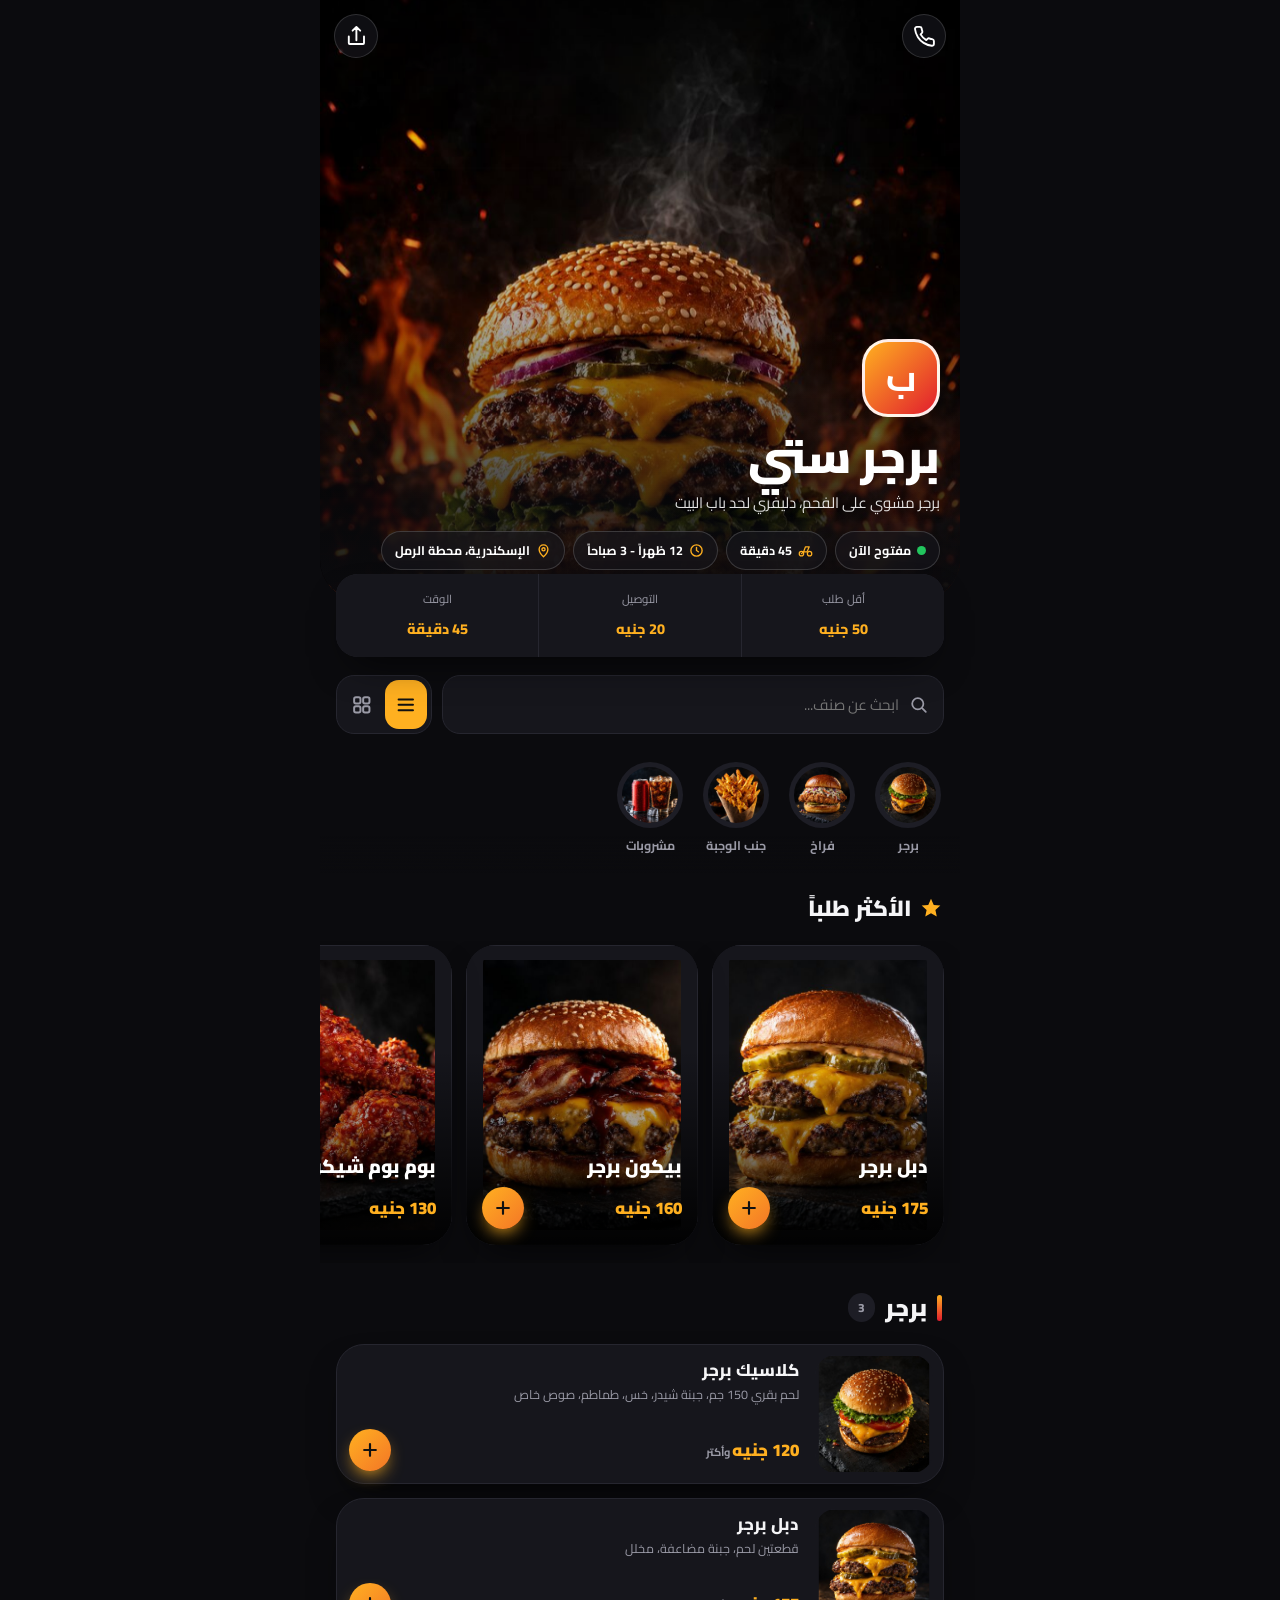
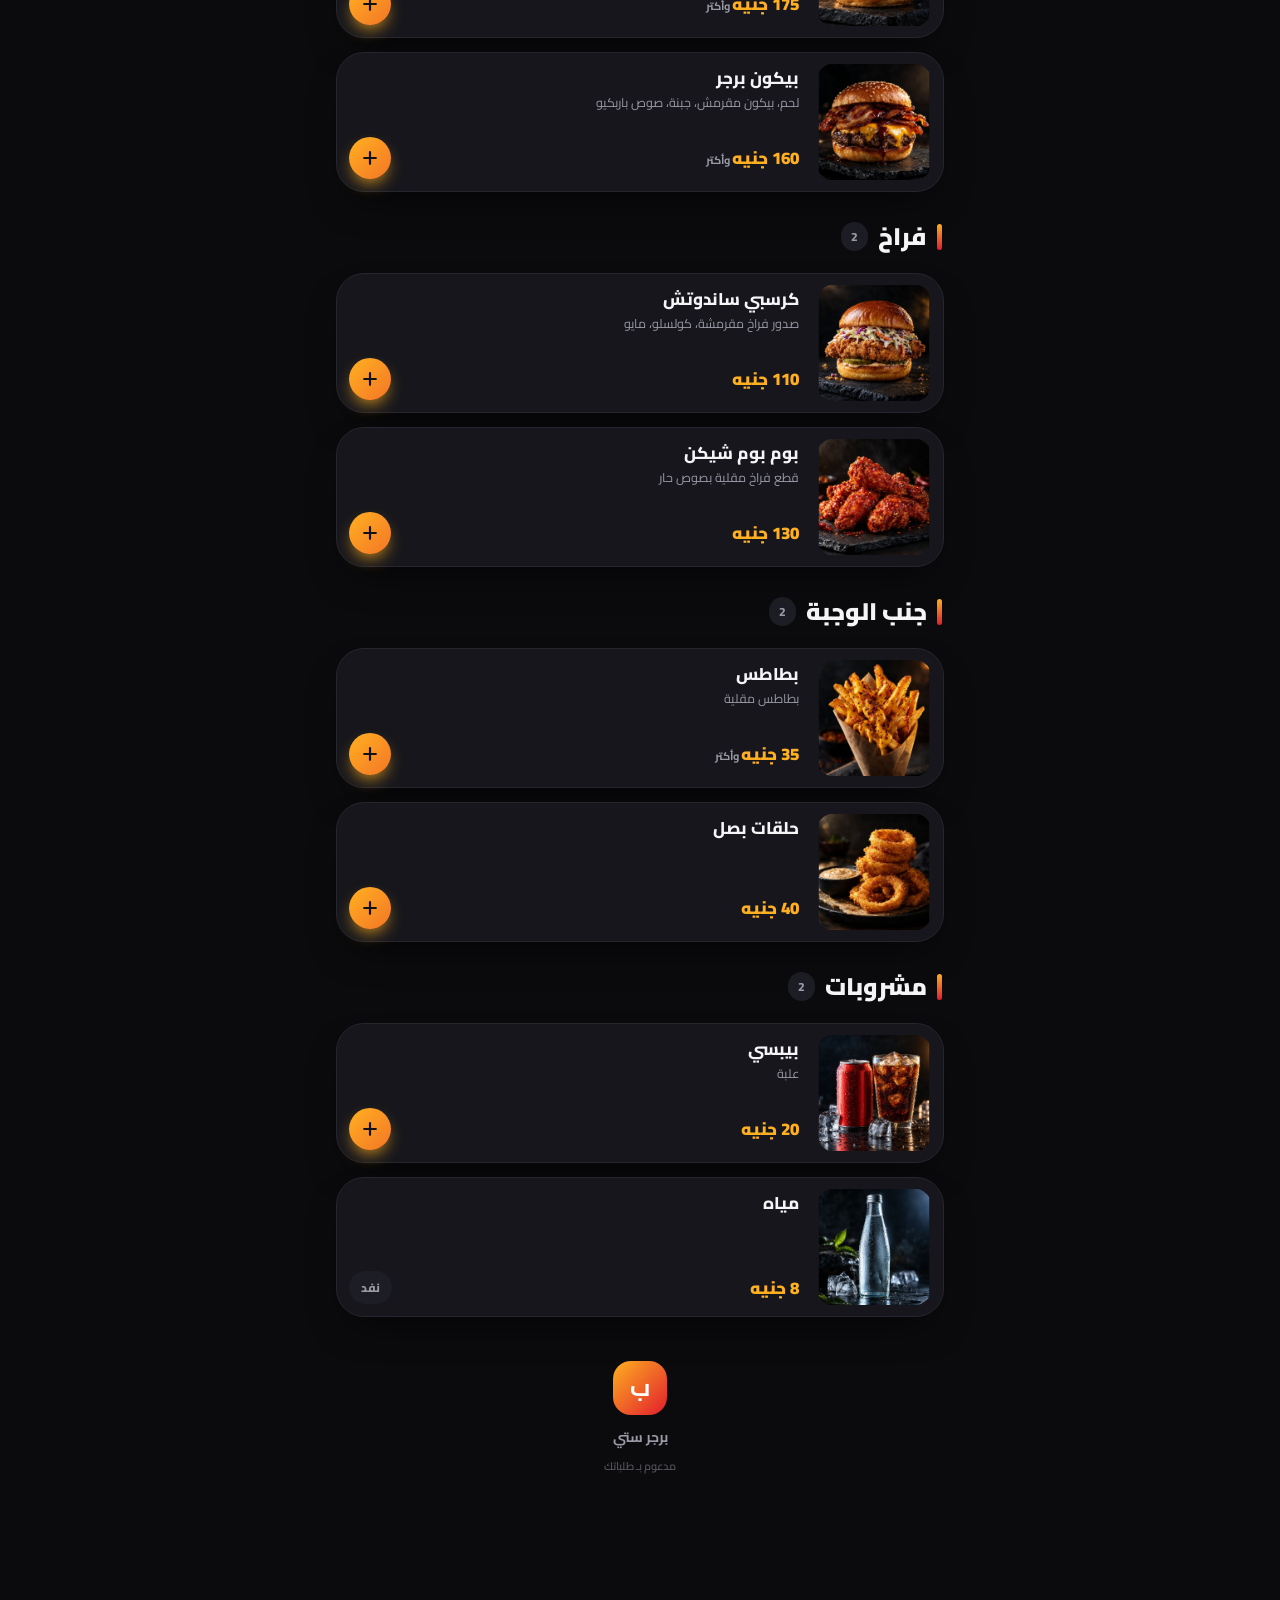
<file: index.html>
<!doctype html>
<html lang="ar" dir="rtl">
<head>
<meta charset="utf-8">
<meta http-equiv="Cache-Control" content="no-cache">
<meta name="viewport" content="width=device-width, initial-scale=1, viewport-fit=cover">
<meta name="theme-color" content="#0b0b0e">
<title>منيو</title>
<link rel="preconnect" href="https://fonts.googleapis.com">
<link href="https://fonts.googleapis.com/css2?family=Cairo:wght@500;700;800;900&display=swap" rel="stylesheet">
<link rel="stylesheet" href="style.css?v=1795558957">
</head>
<body>
<div id="app"><p class="loading">جاري التحميل...</p></div>
<script src="app.js?v=1795558957"></script>
</body>
</html>
</file>
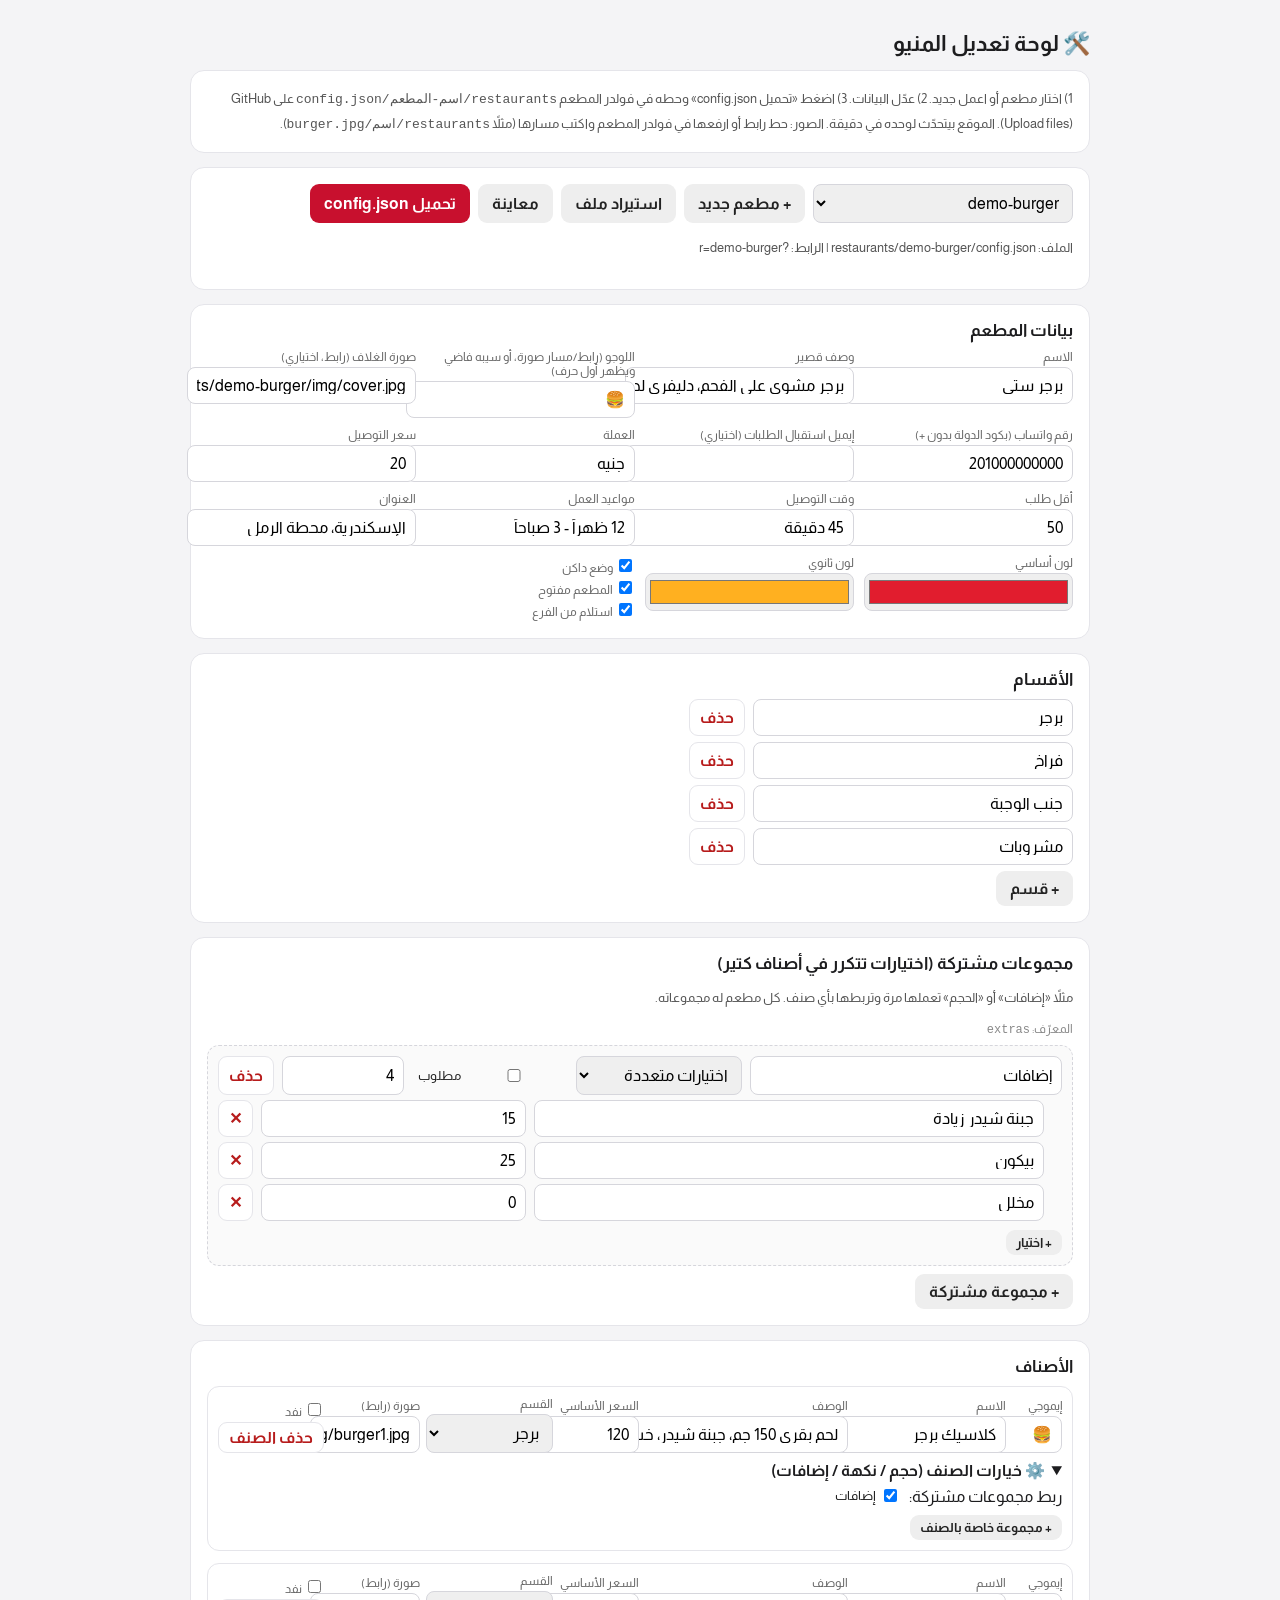
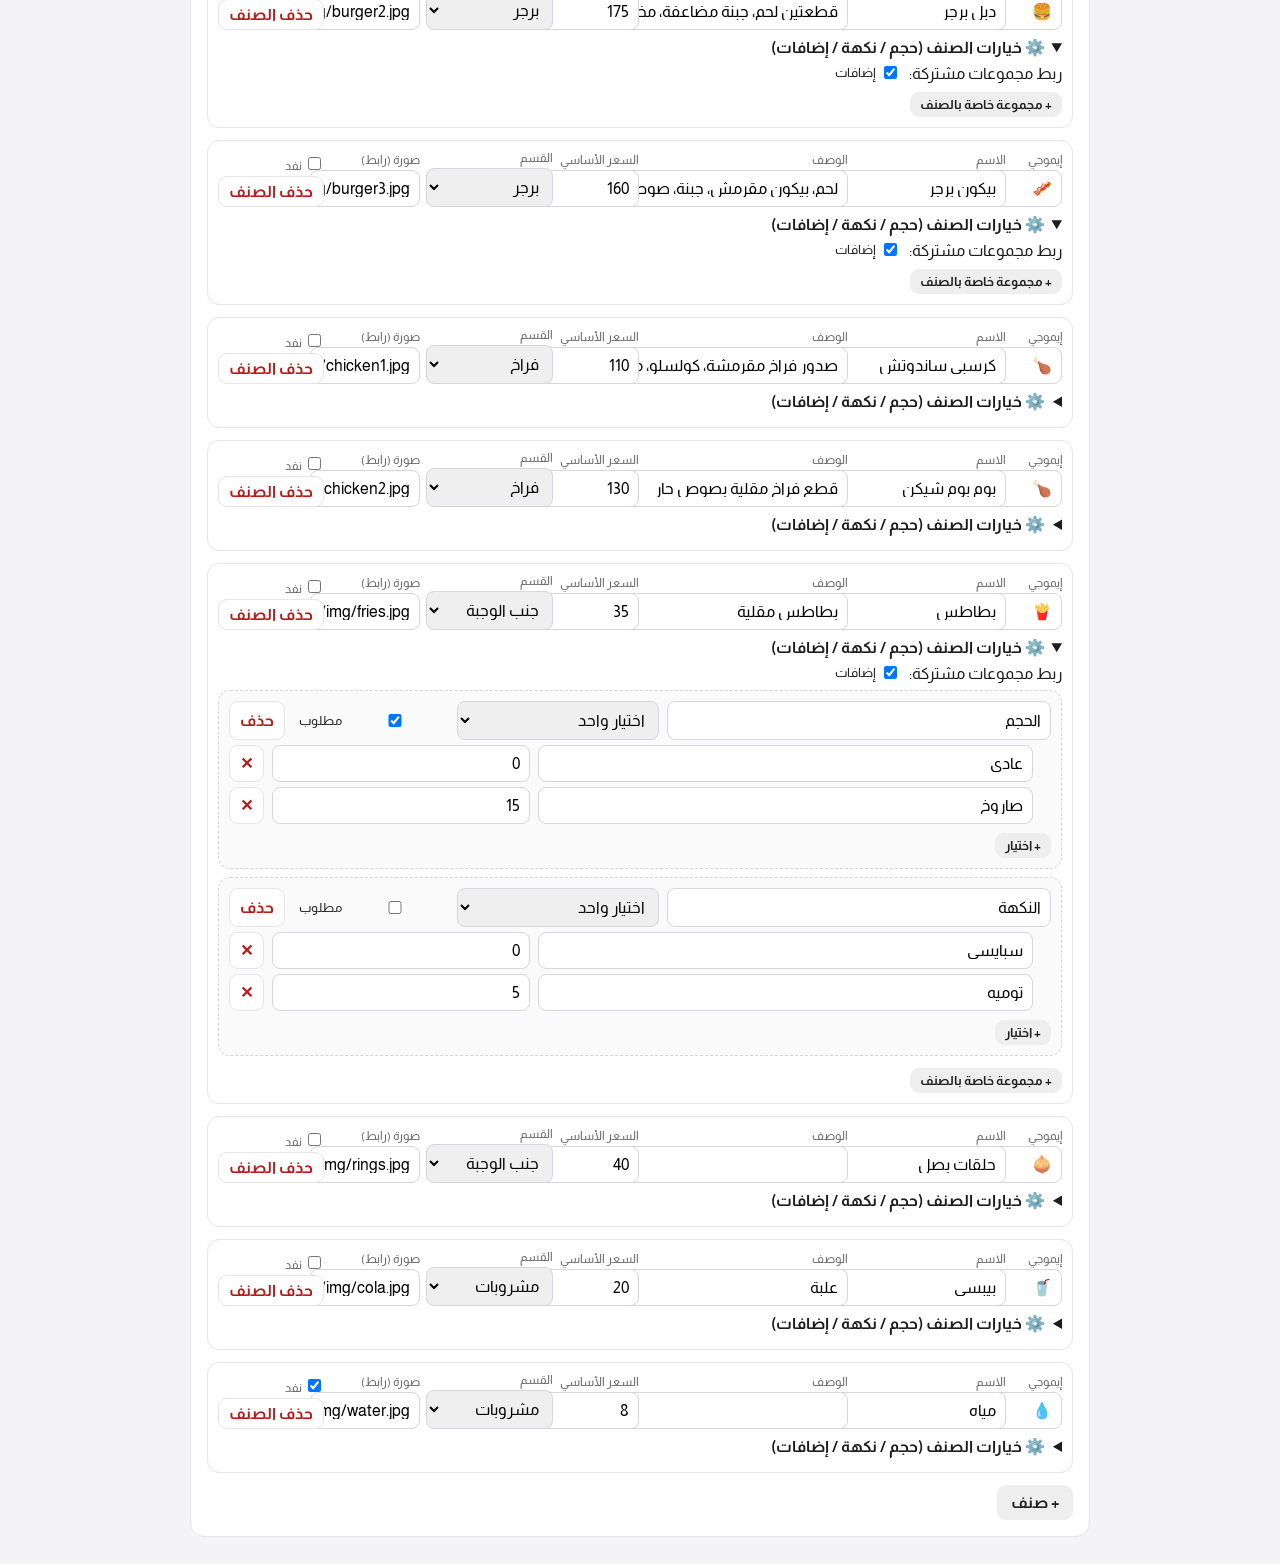
<file: admin.html>
<!doctype html>
<html lang="ar" dir="rtl">
<head>
<meta charset="utf-8">
<meta name="viewport" content="width=device-width, initial-scale=1">
<title>لوحة تعديل المنيو</title>
<link href="https://fonts.googleapis.com/css2?family=Almarai:wght@400;700;800&display=swap" rel="stylesheet">
<style>
body{font-family:Almarai,sans-serif;background:#f4f4f6;margin:0;color:#1d1d1f}
.w{max-width:900px;margin:auto;padding:16px}
h1{font-size:22px}h2{font-size:17px;margin:0 0 10px}
.card{background:#fff;border-radius:14px;padding:16px;margin-bottom:14px;border:1px solid #e5e5ea}
.g{display:grid;grid-template-columns:repeat(auto-fit,minmax(200px,1fr));gap:10px}
label{font-size:12px;color:#666;display:block;margin-bottom:3px}
input,select,textarea{width:100%;padding:9px;border:1px solid #d6d6dc;border-radius:8px;font:inherit}
input[type=color]{padding:2px;height:38px}input[type=checkbox]{width:auto}
button{font:inherit;padding:9px 14px;border:0;border-radius:9px;background:#c8102e;color:#fff;cursor:pointer;font-weight:700}
button.s{background:#eee;color:#222}button.x{background:#fff;color:#b71c1c;border:1px solid #e5e5ea;padding:6px 10px}
.row{display:grid;grid-template-columns:50px 1.2fr 1.6fr 80px 1fr 90px auto;gap:6px;align-items:end;margin-bottom:8px}
.bar{display:flex;gap:8px;flex-wrap:wrap}
.gbox{background:#fafafa;border:1px dashed #d6d6dc;border-radius:12px;padding:10px;margin:8px 0}.ch{margin:5px 0 5px 0;padding-inline-start:18px}.bar input,.bar select{min-width:90px}.inl{display:inline-flex;align-items:center;gap:4px;margin:0 6px;font-size:13px;color:#222;white-space:nowrap}button.sm{padding:5px 10px;font-size:13px;margin-top:4px}.itbox{border:1px solid #e5e5ea;border-radius:12px;padding:10px;margin-bottom:12px}details summary{cursor:pointer;font-weight:700;margin:6px 0}.gh{font-size:12px;color:#888;margin-top:8px}.refs{margin:6px 0}.note{font-size:13px;color:#555;line-height:1.8}
@media(max-width:700px){.row{grid-template-columns:1fr 1fr}}
</style>
</head>
<body><div class="w">
<h1>🛠️ لوحة تعديل المنيو</h1>
<div class="card note">1) اختار مطعم أو اعمل جديد. 2) عدّل البيانات. 3) اضغط «تحميل config.json» وحطه في فولدر المطعم <code>restaurants/اسم-المطعم/config.json</code> على GitHub (Upload files). الموقع بيتحدّث لوحده في دقيقة. الصور: حط رابط أو ارفعها في فولدر المطعم واكتب مسارها (مثلاً <code>restaurants/اسم/burger.jpg</code>).</div>
<div class="card"><div class="bar">
<select id="pick" style="max-width:260px"></select>
<button class="s" id="new">+ مطعم جديد</button>
<button class="s" id="imp">استيراد ملف</button><input type="file" id="file" accept=".json" hidden>
<button class="s" id="prev">معاينة</button>
<button id="dl">تحميل config.json</button>
</div><p class="note" id="path"></p></div>
<div id="ed"></div>
</div>
<script>
var C, slug="", list=[];
var $=function(s){return document.querySelector(s)};
var blank=function(){return {name:"اسم المطعم",tagline:"",logo:"🍽️",cover:"",theme:{primary:"#c8102e",accent:"#f5b301",dark:false},whatsapp:"20",email:"",currency:"جنيه",deliveryFee:0,minOrder:0,deliveryTime:"",open:true,hours:"",address:"",pickup:true,categories:[{id:"main",name:"الأطباق"}],items:[]}};
function esc(s){return String(s==null?"":s).replace(/[&<>"']/g,function(c){return{"&":"&amp;","<":"&lt;",">":"&gt;",'"':"&quot;","'":"&#39;"}[c]})}
fetch("restaurants/index.json").then(r=>r.json()).then(function(l){list=l;$("#pick").innerHTML=l.map(s=>"<option>"+esc(s)+"</option>").join("");load(l[0])});
function load(s){slug=s;fetch("restaurants/"+s+"/config.json").then(r=>r.json()).then(function(c){C=c;draw()})}
$("#pick").onchange=function(){load(this.value)};
$("#new").onclick=function(){var s=prompt("اسم المطعم بالإنجليزي بدون مسافات (مثال: my-burger)");if(!s||!/^[\w-]+$/.test(s))return;slug=s;C=blank();draw()};
$("#imp").onclick=()=>$("#file").click();
$("#file").onchange=function(){var f=this.files[0];if(!f)return;var r=new FileReader();r.onload=function(){try{C=JSON.parse(r.result);draw()}catch(e){alert("ملف غير صالح")}};r.readAsText(f)};
$("#dl").onclick=function(){grab();var b=new Blob([JSON.stringify(C,null,2)],{type:"application/json"});var a=document.createElement("a");a.href=URL.createObjectURL(b);a.download="config.json";a.click();
 var msg="";if(list.indexOf(slug)<0)msg="\nمطعم جديد: ضيف \""+slug+"\" في restaurants/index.json";alert("حطه في restaurants/"+slug+"/config.json"+msg)};
$("#prev").onclick=function(){grab();sessionStorage.setItem("talabak:preview",JSON.stringify(C));window.open("index.html?r="+encodeURIComponent(slug)+"&preview=1","_blank")};
function f(id,label,val,type){return '<div><label>'+label+'</label><input id="'+id+'" type="'+(type||"text")+'" value="'+esc(val)+'"></div>'}
function gEd(g,p){ // p = path prefix to group object
 return '<div class="gbox"><div class="bar"><input data-p="'+p+'.name" value="'+esc(g.name)+'" placeholder="اسم المجموعة (حجم، نكهة، إضافات...)" style="flex:2">'+
 '<select data-p="'+p+'.type" style="flex:1"><option value="single"'+(g.type==="single"?" selected":"")+'>اختيار واحد</option><option value="multi"'+(g.type!=="single"?" selected":"")+'>اختيارات متعددة</option></select>'+
 '<label class="inl"><input type="checkbox" data-p="'+p+'.required" '+(g.required!==false&&g.type==="single"||g.required?"checked":"")+'> مطلوب</label>'+
 (g.type!=="single"?'<input type="number" data-p="'+p+'.max" value="'+esc(g.max||"")+'" placeholder="أقصى عدد" style="flex:.7">':'')+
 '<button class="x" data-del="'+p+'">حذف</button></div>'+
 (g.choices||[]).map(function(c,ci){return '<div class="bar ch"><input data-p="'+p+'.choices.'+ci+'.name" value="'+esc(c.name)+'" placeholder="الاختيار (صاروخ، سبايسي...)" style="flex:2"><input type="number" data-p="'+p+'.choices.'+ci+'.price" value="'+esc(c.price||0)+'" placeholder="فرق السعر" style="flex:1"><button class="x" data-del="'+p+'.choices.'+ci+'">✕</button></div>'}).join("")+
 '<button class="s sm" data-addch="'+p+'">+ اختيار</button></div>'}
function draw(){
 $("#path").textContent="الملف: restaurants/"+slug+"/config.json  |  الرابط: ?r="+slug;
 C.sharedGroups=C.sharedGroups||[];
 var h='<div class="card"><h2>بيانات المطعم</h2><div class="g">'+
 f("name","الاسم",C.name)+f("tagline","وصف قصير",C.tagline)+f("logo","اللوجو (رابط/مسار صورة، أو سيبه فاضي ويظهر أول حرف)",C.logo)+f("cover","صورة الغلاف (رابط، اختياري)",C.cover)+
 f("whatsapp","رقم واتساب (بكود الدولة بدون +)",C.whatsapp)+f("email","إيميل استقبال الطلبات (اختياري)",C.email)+
 f("currency","العملة",C.currency)+f("deliveryFee","سعر التوصيل",C.deliveryFee,"number")+f("minOrder","أقل طلب",C.minOrder,"number")+
 f("deliveryTime","وقت التوصيل",C.deliveryTime)+f("hours","مواعيد العمل",C.hours)+f("address","العنوان",C.address)+
 f("primary","لون أساسي",C.theme.primary,"color")+f("accent","لون ثانوي",C.theme.accent,"color")+
 '<div><label><input type="checkbox" id="dark"'+(C.theme.dark?" checked":"")+'> وضع داكن</label><label><input type="checkbox" id="open"'+(C.open?" checked":"")+'> المطعم مفتوح</label><label><input type="checkbox" id="pickup"'+(C.pickup!==false?" checked":"")+'> استلام من الفرع</label></div></div></div>';
 h+='<div class="card"><h2>الأقسام</h2>'+C.categories.map((c,i)=>'<div class="bar" style="margin-bottom:6px"><input data-p="categories.'+i+'.name" value="'+esc(c.name)+'" style="max-width:300px"><button class="x" data-del="categories.'+i+'">حذف</button></div>').join("")+'<button class="s" id="addc">+ قسم</button></div>';
 h+='<div class="card"><h2>مجموعات مشتركة (اختيارات تتكرر في أصناف كتير)</h2><p class="note">مثلاً «إضافات» أو «الحجم» تعملها مرة وتربطها بأي صنف. كل مطعم له مجموعاته.</p>'+C.sharedGroups.map((g,i)=>'<div class="gh">المعرّف: <code>'+esc(g.id)+'</code></div>'+gEd(g,"sharedGroups."+i)).join("")+'<button class="s" id="addsg">+ مجموعة مشتركة</button></div>';
 h+='<div class="card"><h2>الأصناف</h2>'+C.items.map(function(it,i){var p="items."+i;return '<div class="itbox"><div class="row"><div><label>إيموجي</label><input data-p="'+p+'.emoji" value="'+esc(it.emoji)+'"></div><div><label>الاسم</label><input data-p="'+p+'.name" value="'+esc(it.name)+'"></div><div><label>الوصف</label><input data-p="'+p+'.desc" value="'+esc(it.desc)+'"></div><div><label>السعر الأساسي</label><input type="number" data-p="'+p+'.price" value="'+esc(it.price)+'"></div><div><label>القسم</label><select data-p="'+p+'.cat">'+C.categories.map(c=>'<option value="'+esc(c.id)+'"'+(c.id===it.cat?" selected":"")+'>'+esc(c.name)+'</option>').join("")+'</select></div><div><label>صورة (رابط)</label><input data-p="'+p+'.image" value="'+esc(it.image)+'"></div><div><label><input type="checkbox" data-p="'+p+'.soldOut" '+(it.soldOut?"checked":"")+'> نفد</label><button class="x" data-del="'+p+'">حذف الصنف</button></div></div>'+
 '<details'+((it.groups&&it.groups.length)||(it.groupRefs&&it.groupRefs.length)?" open":"")+'><summary>⚙️ خيارات الصنف (حجم / نكهة / إضافات)</summary>'+
 (C.sharedGroups.length?'<div class="refs">ربط مجموعات مشتركة: '+C.sharedGroups.map(g=>'<label class="inl"><input type="checkbox" data-ref="'+i+'" data-id="'+esc(g.id)+'" '+((it.groupRefs||[]).indexOf(g.id)>-1?"checked":"")+'> '+esc(g.name)+'</label>').join("")+'</div>':'')+
 (it.groups||[]).map((g,gi)=>gEd(g,p+".groups."+gi)).join("")+'<button class="s sm" data-addg="'+i+'">+ مجموعة خاصة بالصنف</button></details></div>'}).join("")+'<button class="s" id="addi">+ صنف</button></div>';
 $("#ed").innerHTML=h;
 $("#addc").onclick=function(){grab();C.categories.push({id:"c"+Date.now(),name:"قسم جديد"});draw()};
 $("#addi").onclick=function(){grab();C.items.push({id:"i"+Date.now(),cat:C.categories[0].id,name:"صنف جديد",desc:"",price:0,emoji:"🍽️"});draw()};
 $("#addsg").onclick=function(){grab();C.sharedGroups.push({id:"g"+Date.now(),name:"إضافات",type:"multi",choices:[{name:"",price:0}]});draw()};
 document.querySelectorAll("[data-addg]").forEach(b=>b.onclick=function(){grab();var it=C.items[+b.dataset.addg];(it.groups=it.groups||[]).push({name:"الحجم",type:"single",required:true,choices:[{name:"عادي",price:0},{name:"كبير",price:10}]});draw()});
 document.querySelectorAll("[data-addch]").forEach(b=>b.onclick=function(){grab();get(b.dataset.addch).choices.push({name:"",price:0});draw()});
 document.querySelectorAll("[data-del]").forEach(b=>b.onclick=function(){grab();var P=b.dataset.del.split("."),i=P.pop();get(P.join(".")).splice(+i,1);if(!C.categories.length)C.categories.push({id:"main",name:"الأطباق"});draw()});
 document.querySelectorAll("select[data-p$='.type']").forEach(e=>e.onchange=function(){grab();draw()});
}
function get(path){return path.split(".").reduce((o,k)=>o[k],C)}
function grab(){
 if(!$("#name"))return;
 ["name","tagline","logo","cover","whatsapp","email","currency","deliveryTime","hours","address"].forEach(k=>C[k]=$("#"+k).value.trim());
 C.whatsapp=C.whatsapp.replace(/\D/g,"");
 ["deliveryFee","minOrder"].forEach(k=>C[k]=+$("#"+k).value||0);
 C.theme={primary:$("#primary").value,accent:$("#accent").value,dark:$("#dark").checked};
 C.open=$("#open").checked;C.pickup=$("#pickup").checked;
 document.querySelectorAll("[data-p]").forEach(function(e){var P=e.dataset.p.split("."),k=P.pop(),o=get(P.join("."));
  var v=e.type==="checkbox"?e.checked:(e.type==="number"?(e.value===""?"":+e.value):e.value);
  if(v===""||v===false){ if(k==="required"&&o.type==="single"&&v===false)o[k]=false; else if(k==="price"||k==="name")o[k]=(k==="price"?0:""); else delete o[k]; } else o[k]=v;});
 C.items.forEach(function(it,i){var r=[];document.querySelectorAll('[data-ref="'+i+'"]:checked').forEach(e=>r.push(e.dataset.id));if(r.length)it.groupRefs=r;else delete it.groupRefs;
  if(it.groups&&!it.groups.length)delete it.groups});
}
</script></body></html>
</file>
<file: style.css>
:root{--primary:#e11d2e;--accent:#ffb020;--onp:#fff;--bg:#0b0b0e;--bg2:#121217;--card:#16161c;--card2:#1d1d25;--text:#f5f5f7;--muted:#9a9aa6;--line:#26262f;--glass:rgba(24,24,30,.62);--sh:0 18px 40px -18px rgba(0,0,0,.8);--font:Cairo,Almarai,system-ui,sans-serif}
body.light{--bg:#faf6f1;--bg2:#fff;--card:#fff;--card2:#f3ece4;--text:#1b1a18;--muted:#7a736b;--line:#ece3d9;--glass:rgba(255,255,255,.7);--sh:0 18px 40px -22px rgba(60,40,10,.35)}
*{box-sizing:border-box;-webkit-tap-highlight-color:transparent}
html{scroll-behavior:smooth}
body{margin:0;font-family:var(--font);background:var(--bg);color:var(--text);max-width:640px;margin-inline:auto;min-height:100vh;padding-bottom:130px;overflow-x:hidden}
body.lock{overflow:hidden}
button,input,textarea,select{font:inherit;color:inherit}button{cursor:pointer}
a{color:inherit;text-decoration:none}
svg{width:1.2em;height:1.2em;display:block}
.loading,.err{text-align:center;padding:60px 20px;color:var(--muted)}
.ic{width:44px;height:44px;border-radius:50%;border:0;display:flex;align-items:center;justify-content:center;background:var(--card2);position:relative;font-size:19px}
.ic.glass{background:var(--glass);backdrop-filter:blur(14px) saturate(1.4);-webkit-backdrop-filter:blur(14px) saturate(1.4);color:#fff;border:1px solid rgba(255,255,255,.14)}
body.light .ic.glass{color:#222}
/* hero */
.hero{position:relative;height:min(84vh,600px);min-height:470px;overflow:hidden;border-radius:0 0 40px 40px;isolation:isolate}
.hbg{position:absolute;inset:-6% 0 0;background-size:cover;background-position:center 30%;will-change:transform;z-index:-2}
.hbg.grad{background:radial-gradient(circle at 70% 20%,color-mix(in srgb,var(--accent) 55%,transparent),transparent 55%),linear-gradient(160deg,var(--primary),#000)}
.hfade{position:absolute;inset:0;z-index:-1;background:linear-gradient(to bottom,rgba(0,0,0,.45) 0%,rgba(0,0,0,0) 28%,rgba(0,0,0,.35) 55%,var(--bg) 100%)}
.htop{position:absolute;top:14px;inset-inline:14px;display:flex;justify-content:space-between;flex-direction:row-reverse}
.hbody{position:absolute;inset-inline:20px;bottom:30px;color:#fff;animation:rise .8s .1s both}
body.light .hbody{color:#fff}
.logo{width:78px;height:78px;border-radius:26px;background:linear-gradient(135deg,var(--accent),var(--primary));display:flex;align-items:center;justify-content:center;font-size:36px;font-weight:900;color:#fff;overflow:hidden;margin-bottom:14px;border:3px solid rgba(255,255,255,.9);box-shadow:0 14px 34px -8px rgba(0,0,0,.7);animation:pop .7s .2s cubic-bezier(.2,1.5,.4,1) both}
.logo img{width:100%;height:100%;object-fit:cover}
.hero h1{margin:0;font-size:clamp(32px,9vw,46px);font-weight:900;line-height:1.1;text-shadow:0 6px 28px rgba(0,0,0,.6);letter-spacing:-.3px}
.hero p{margin:6px 0 14px;font-size:15px;color:rgba(255,255,255,.88);text-shadow:0 2px 12px rgba(0,0,0,.6)}
.chips{display:flex;gap:8px;flex-wrap:wrap}
.chip{display:flex;align-items:center;gap:6px;background:var(--glass);backdrop-filter:blur(14px);-webkit-backdrop-filter:blur(14px);border:1px solid rgba(255,255,255,.16);color:#fff;border-radius:99px;padding:7px 13px;font-size:12.5px;font-weight:700}
body.light .chip{color:#222}
.chip svg{width:15px;height:15px;color:var(--accent)}
.chip.st i{width:9px;height:9px;border-radius:50%;background:#22c55e;animation:pulse 1.8s infinite}
.chip.closed i{background:#ef4444;animation:none}
.chip.closed{color:#fca5a5}
/* fees */
.fees{display:grid;grid-template-columns:repeat(3,1fr);gap:1px;margin:-4px 16px 0;position:relative;z-index:2;background:var(--line);border-radius:22px;overflow:hidden;box-shadow:var(--sh);transform:translateY(-22px)}
.fees div{background:var(--card);padding:14px 8px;text-align:center}
.fees small{display:block;font-size:11.5px;color:var(--muted);margin-bottom:3px}
.fees b{font-size:14.5px;font-weight:800;color:var(--accent)}
body.light .fees b{color:var(--primary)}
.closedbar{margin:0 16px 8px;padding:12px;border-radius:16px;background:#ef444422;color:#f87171;text-align:center;font-weight:700;font-size:13.5px}
/* search */
.searchrow{display:flex;gap:10px;padding:0 16px;margin-top:-4px}
.sbox{flex:1;display:flex;align-items:center;gap:10px;background:var(--card);border:1.5px solid var(--line);border-radius:18px;padding:0 15px;color:var(--muted);transition:.2s}
.sbox:focus-within{border-color:var(--accent);box-shadow:0 0 0 4px color-mix(in srgb,var(--accent) 18%,transparent)}
.sbox input{flex:1;border:0;background:none;outline:0;padding:14px 0;font-size:15px;color:var(--text);min-width:0}
.vt{display:flex;background:var(--card);border:1.5px solid var(--line);border-radius:18px;padding:4px;gap:2px}
.vt button{width:42px;border:0;border-radius:14px;background:none;color:var(--muted);display:flex;align-items:center;justify-content:center;font-size:18px;transition:.25s}
.vt button.on{background:var(--accent);color:#111}
/* mini header */
.mini{position:fixed;top:0;inset-inline:0;max-width:640px;margin:auto;z-index:50;display:flex;align-items:center;gap:10px;padding:10px 14px;background:var(--glass);backdrop-filter:blur(22px) saturate(1.5);-webkit-backdrop-filter:blur(22px) saturate(1.5);border-bottom:1px solid var(--line);transform:translateY(-110%);transition:transform .35s cubic-bezier(.2,1,.3,1)}
.mini.on{transform:none}
.mlogo{width:36px;height:36px;border-radius:12px;overflow:hidden;background:linear-gradient(135deg,var(--accent),var(--primary));color:#fff;font-weight:900;display:flex;align-items:center;justify-content:center}
.mlogo img{width:100%;height:100%;object-fit:cover}
.mname{flex:1;font-size:16px;font-weight:800}
.mini .ic{width:40px;height:40px}
#mcnt{position:absolute;top:-3px;inset-inline-start:-3px;min-width:19px;height:19px;border-radius:99px;background:var(--primary);color:var(--onp);font-size:11px;font-style:normal;font-weight:800;align-items:center;justify-content:center;padding:0 5px;display:none}
/* rail */
.rail{position:sticky;top:0;z-index:40;margin-top:14px;padding:10px 0 12px;background:linear-gradient(var(--bg) 70%,transparent)}
.mini.on~.rail{top:58px}
.rail-in{display:flex;gap:14px;overflow-x:auto;padding:4px 16px;scrollbar-width:none}
.rail-in::-webkit-scrollbar,.fscroll::-webkit-scrollbar{display:none}
.rail button{flex:none;border:0;background:none;display:flex;flex-direction:column;align-items:center;gap:6px;width:72px;padding:0}
.cth{width:66px;height:66px;border-radius:50%;overflow:hidden;display:flex;align-items:center;justify-content:center;background:var(--card2);padding:3px;border:2.5px solid transparent;transition:.3s;font-weight:900;font-size:22px;color:var(--muted)}
.cth img{width:100%;height:100%;object-fit:cover;border-radius:50%}
.rail em{font-style:normal;font-size:12.5px;font-weight:700;color:var(--muted);transition:.3s;white-space:nowrap}
.rail button.on .cth{border-color:var(--accent);transform:scale(1.1);box-shadow:0 0 0 4px color-mix(in srgb,var(--accent) 22%,transparent),0 10px 20px -8px var(--accent)}
.rail button.on em{color:var(--text)}
/* featured */
.sec{display:flex;align-items:center;gap:8px;margin:14px 18px 12px;font-size:22px;font-weight:900}
.sec svg{color:var(--accent);width:22px;height:22px}
.fscroll{display:flex;gap:14px;overflow-x:auto;scroll-snap-type:x mandatory;padding:4px 16px 18px;scrollbar-width:none}
.fc{position:relative;flex:none;width:232px;height:300px;border-radius:30px;overflow:hidden;scroll-snap-align:center;box-shadow:var(--sh);cursor:pointer;transition:transform .2s}
.fc:active{transform:scale(.97)}
.fc .ph{position:absolute;inset:0;border-radius:0}
.fg{position:absolute;inset:0;background:linear-gradient(to top,rgba(0,0,0,.92) 0%,rgba(0,0,0,.35) 42%,transparent 65%)}
.fi{position:absolute;inset-inline:16px;bottom:16px;color:#fff}
.fi h3{margin:0 0 8px;font-size:19px;font-weight:900;line-height:1.25}
.fp{display:flex;align-items:center;justify-content:space-between}
.fp b{font-size:17px;color:var(--accent);font-weight:900}
/* categories + items */
h2.cat{display:flex;align-items:center;gap:10px;margin:22px 18px 14px;font-size:24px;font-weight:900;scroll-margin-top:150px}
h2.cat::before{content:"";width:5px;height:26px;border-radius:9px;background:linear-gradient(var(--accent),var(--primary))}
h2.cat small{font-size:12px;font-weight:800;background:var(--card2);color:var(--muted);padding:3px 10px;border-radius:99px}
.items{padding:0 16px;display:grid;gap:14px}
.items.grid{grid-template-columns:1fr 1fr;gap:12px}
.item{position:relative;display:flex;gap:14px;background:var(--card);border-radius:28px;padding:10px;box-shadow:var(--sh);cursor:pointer;border:1px solid var(--line);transition:transform .2s,border-color .3s}
.item:active{transform:scale(.975)}
.item:hover{border-color:color-mix(in srgb,var(--accent) 50%,var(--line))}
.item.out{opacity:.5;cursor:default}
.item .ph{width:118px;height:118px;border-radius:21px;flex:none}
.item .body{flex:1;min-width:0;display:flex;flex-direction:column;padding:4px 2px 2px}
.item h3{margin:0 0 4px;font-size:17px;font-weight:800;line-height:1.3}
.item .d{margin:0;font-size:12.5px;line-height:1.65;color:var(--muted);display:-webkit-box;-webkit-line-clamp:2;-webkit-box-orient:vertical;overflow:hidden}
.pr{display:flex;align-items:center;justify-content:space-between;margin-top:auto;padding-top:8px}
.price{font-weight:900;font-size:17px;color:var(--accent)}
body.light .price{color:var(--primary)}
.price small{font-size:11px;color:var(--muted);font-weight:700}
.so{font-style:normal;font-size:12px;font-weight:800;background:var(--card2);color:var(--muted);padding:5px 12px;border-radius:99px}
.items.grid .item{flex-direction:column;padding:8px;gap:10px}
.items.grid .item .ph{width:100%;height:auto;aspect-ratio:1/1;border-radius:22px}
.items.grid .item .body{padding:0 6px 6px}
.items.grid .item h3{font-size:15px}
.items.grid .item .d{-webkit-line-clamp:1}
.plus{width:42px;height:42px;border-radius:50%;border:0;background:linear-gradient(135deg,var(--accent),color-mix(in srgb,var(--accent) 60%,var(--primary)));color:#111;display:flex;align-items:center;justify-content:center;font-size:19px;font-weight:900;flex:none;box-shadow:0 8px 18px -6px var(--accent);transition:transform .2s}
.plus svg{width:20px;height:20px}
.plus:active{transform:scale(.85)}
.plus.has{background:var(--primary);color:var(--onp);box-shadow:0 8px 18px -6px var(--primary)}
.plus.ping{animation:ping .45s}
/* photos */
.ph{position:relative;overflow:hidden;background:linear-gradient(110deg,var(--card2) 30%,var(--card) 50%,var(--card2) 70%);background-size:200% 100%;animation:shim 1.4s infinite linear}
.ph img{position:absolute;inset:0;width:100%;height:100%;object-fit:cover;opacity:0;transition:opacity .6s,transform .8s}
.ph img.in{opacity:1}
.item:hover .ph img,.fc:hover .ph img{transform:scale(1.06)}
.ph.noimg{animation:none;background:linear-gradient(135deg,color-mix(in srgb,var(--accent) 35%,var(--card)),color-mix(in srgb,var(--primary) 30%,var(--card)));display:flex;align-items:center;justify-content:center}
.ph.noimg span{font-size:44px;font-weight:900;color:#fff;opacity:.9}
.rv{opacity:0;transform:translateY(26px) scale(.98);transition:opacity .6s var(--d),transform .6s var(--d) cubic-bezier(.2,1,.3,1)}
.rv.vis{opacity:1;transform:none}
footer{text-align:center;color:var(--muted);font-size:14px;font-weight:700;padding:44px 20px 20px;line-height:2}
.fl{width:54px;height:54px;border-radius:18px;margin:0 auto 8px;overflow:hidden;background:linear-gradient(135deg,var(--accent),var(--primary));color:#fff;font-weight:900;font-size:24px;display:flex;align-items:center;justify-content:center}
.fl img{width:100%;height:100%;object-fit:cover}
.pw{font-size:11px;opacity:.5;font-weight:600}
/* cart bar */
.bar{position:fixed;bottom:0;inset-inline:0;max-width:640px;margin:auto;padding:12px 16px calc(14px + env(safe-area-inset-bottom));z-index:55;transform:translateY(130%);transition:transform .5s cubic-bezier(.2,1.2,.3,1);pointer-events:none}
.bar.on{transform:none;pointer-events:auto}
.bar button{width:100%;border:0;border-radius:26px;padding:10px 12px 10px 20px;background:linear-gradient(135deg,var(--primary),color-mix(in srgb,var(--primary) 70%,#000));color:var(--onp);display:flex;align-items:center;gap:14px;box-shadow:0 20px 40px -12px var(--primary),inset 0 1px 0 rgba(255,255,255,.25)}
.bar button.pop{animation:bump .4s}
.stack{display:flex;padding-inline-start:12px}
.stack img,.stack u{width:42px;height:42px;border-radius:50%;object-fit:cover;border:2.5px solid var(--primary);margin-inline-start:-12px;background:var(--card2)}
.bl{flex:1;text-align:start;display:flex;flex-direction:column;line-height:1.3}
.bl b{font-size:16.5px;font-weight:800}.bl small{font-size:12px;opacity:.85}
.bt{font-weight:900;font-size:16px;background:rgba(0,0,0,.28);padding:10px 16px;border-radius:18px}
.toast{position:fixed;top:14px;left:50%;transform:translate(-50%,-100px);background:var(--glass);backdrop-filter:blur(18px);-webkit-backdrop-filter:blur(18px);border:1px solid var(--line);color:var(--text);padding:12px 22px;border-radius:99px;font-size:14px;font-weight:800;z-index:120;transition:transform .4s cubic-bezier(.2,1.3,.4,1);pointer-events:none;box-shadow:var(--sh);white-space:nowrap}
.toast.on{transform:translate(-50%,0)}
/* sheets */
.sheet-bg{position:fixed;inset:0;background:rgba(0,0,0,.6);backdrop-filter:blur(6px);-webkit-backdrop-filter:blur(6px);z-index:90;display:flex;align-items:flex-end;justify-content:center;animation:fade .25s}
.sheet-bg.bye{animation:fadeout .22s forwards}.sheet-bg.bye .sheet{animation:slideout .22s forwards}
.sheet{position:relative;background:var(--bg);width:100%;max-width:640px;max-height:94vh;overflow:auto;border-radius:34px 34px 0 0;padding:10px 20px 26px;animation:slide .5s cubic-bezier(.2,1,.3,1);overscroll-behavior:contain}
.sheet.full{padding:0;max-height:96vh}
.grip{width:44px;height:5px;border-radius:9px;background:var(--line);margin:0 auto 14px}
.sheet.full .grip{position:absolute;top:10px;left:50%;transform:translateX(-50%);z-index:3;background:rgba(255,255,255,.6);margin:0}
.xb{position:absolute;top:16px;inset-inline-end:16px;z-index:3}
.dph{height:300px;border-radius:0;animation:none}
.dph::after{content:"";position:absolute;inset:0;background:linear-gradient(to top,var(--bg),transparent 55%)}
.dph.noimg{height:200px}
.dbody{padding:0 22px 110px;margin-top:-34px;position:relative;z-index:2}
.dt{display:flex;justify-content:space-between;align-items:flex-start;gap:12px}
.dt h2{margin:0;font-size:28px;font-weight:900;line-height:1.2}
.dprice{font-size:21px;font-weight:900;color:var(--accent);white-space:nowrap;margin-top:4px}
body.light .dprice{color:var(--primary)}
.dd{color:var(--muted);line-height:1.9;margin:8px 0 4px;font-size:14.5px}
.grp h4{display:flex;align-items:center;gap:8px;margin:22px 0 6px;font-size:17px;font-weight:900}
.grp h4 small{font-size:11px;color:var(--muted);font-weight:700;background:var(--card2);padding:3px 10px;border-radius:99px}
.grp h4 small.rq{background:color-mix(in srgb,var(--primary) 22%,transparent);color:var(--primary)}
body:not(.light) .grp h4 small.rq{color:#ff8a94}
.opt{display:flex;justify-content:space-between;align-items:center;padding:14px 16px;margin-top:8px;border-radius:18px;background:var(--card);border:1.5px solid var(--line);cursor:pointer;font-weight:700;transition:.2s}
.opt span:first-child{display:flex;align-items:center;gap:12px}
.opt.on{border-color:var(--accent);background:color-mix(in srgb,var(--accent) 10%,var(--card))}
.op{color:var(--muted);font-weight:800;font-size:14px}
.ck{width:24px;height:24px;border-radius:8px;border:2px solid var(--line);flex:none;transition:.2s;position:relative}
.ck.rd{border-radius:50%}
.opt.on .ck{background:var(--accent);border-color:var(--accent)}
.opt.on .ck::after{content:"";position:absolute;inset:5px 7px 7px;border:solid #111;border-width:0 3px 3px 0;transform:rotate(40deg) translate(-1px,-1px)}
.dfoot{position:sticky;bottom:0;display:flex;gap:12px;align-items:center;padding:14px 20px calc(16px + env(safe-area-inset-bottom));background:linear-gradient(transparent,var(--bg) 28%);margin-top:-100px;z-index:4}
.btn{width:100%;margin-top:16px;padding:17px;border:0;border-radius:22px;background:linear-gradient(135deg,#2fe07a,#15b34f);color:#04210f;font-weight:900;font-size:16.5px;box-shadow:0 16px 30px -12px #22c55e;transition:transform .15s}
.btn:active{transform:scale(.97)}
.btn.p{background:linear-gradient(135deg,var(--accent),color-mix(in srgb,var(--accent) 60%,var(--primary)));color:#111;margin:0;flex:1;display:flex;justify-content:space-between;padding:17px 20px;box-shadow:0 16px 30px -12px var(--accent)}
.btn.alt{background:var(--card);color:var(--text);border:1.5px solid var(--line);box-shadow:none}
.qty{display:flex;align-items:center;gap:10px;background:var(--card);border-radius:99px;padding:4px;border:1.5px solid var(--line)}
.qty button{width:34px;height:34px;border-radius:50%;border:0;background:var(--card2);font-size:18px;font-weight:800}
.qty b{min-width:18px;text-align:center}
.qty.big{gap:12px}.qty.big button{width:44px;height:44px;font-size:22px}
.ct{margin:6px 0 4px;font-size:26px;font-weight:900}
.line{display:flex;align-items:center;gap:12px;padding:12px 0;border-bottom:1px solid var(--line)}
.lt{width:56px;height:56px;border-radius:16px;object-fit:cover;background:var(--card2);flex:none}
.line .n{flex:1;font-weight:800}.line .n small{display:block;color:var(--muted);font-weight:600;margin-top:2px;font-size:12px}
.sum{display:flex;justify-content:space-between;padding:6px 0;color:var(--muted);font-weight:700}
.sum.t{font-weight:900;font-size:21px;color:var(--text);border-top:2px dashed var(--line);margin-top:10px;padding-top:14px}
.f{display:block;margin:16px 0 6px;font-size:13px;color:var(--muted);font-weight:800}
.in{width:100%;padding:14px 16px;border-radius:18px;border:1.5px solid var(--line);background:var(--card);outline:0;transition:.2s;font-weight:600}
.in:focus{border-color:var(--accent)}
.seg{display:flex;gap:10px;margin-top:16px}
.seg label{flex:1;text-align:center;border:2px solid var(--line);border-radius:18px;padding:14px;background:var(--card);cursor:pointer;font-weight:800;transition:.2s}
.seg input{display:none}
.seg label:has(input:checked){border-color:var(--accent);background:color-mix(in srgb,var(--accent) 12%,var(--card));color:var(--accent)}
body.light .seg label:has(input:checked){color:var(--primary);border-color:var(--primary)}
.msg{background:#ef444422;color:#f87171;border-radius:14px;padding:12px;margin-top:14px;font-size:13.5px;font-weight:800;animation:shake .4s}
.ok{position:relative;text-align:center;padding:30px 0 10px;overflow:hidden}
.ok p{color:var(--muted);line-height:1.9;font-weight:600}
.tick{width:96px;height:96px;border-radius:50%;background:linear-gradient(135deg,#34e27f,#16a34a);display:flex;align-items:center;justify-content:center;margin:0 auto 18px;animation:pop .7s cubic-bezier(.2,1.6,.4,1);box-shadow:0 0 0 16px #22c55e22}
.tick svg{width:52px;height:52px}
.confetti i{position:absolute;top:-10px;width:8px;height:14px;border-radius:2px;animation:fall 1.6s ease-out forwards}
@keyframes fall{to{transform:translate(var(--x),380px) rotate(720deg);opacity:0}}
@keyframes rise{from{opacity:0;transform:translateY(30px)}}
@keyframes fade{from{opacity:0}}@keyframes fadeout{to{opacity:0}}
@keyframes slide{from{transform:translateY(100%)}}@keyframes slideout{to{transform:translateY(100%)}}
@keyframes pop{from{transform:scale(.4);opacity:0}}
@keyframes bump{40%{transform:scale(1.04)}}
@keyframes ping{40%{transform:scale(1.35)}}
@keyframes pulse{70%{box-shadow:0 0 0 8px #22c55e00}0%{box-shadow:0 0 0 0 #22c55e99}}
@keyframes shake{25%{transform:translateX(-6px)}75%{transform:translateX(6px)}}
@keyframes shim{to{background-position:-200% 0}}
@media(prefers-reduced-motion:reduce){*{animation:none!important;transition:none!important}.rv{opacity:1;transform:none}}
.item .ph img{transform:scale(1.32)}
.item:hover .ph img{transform:scale(1.4)}
.items.grid .item .ph img{transform:scale(1.18)}
</file>
